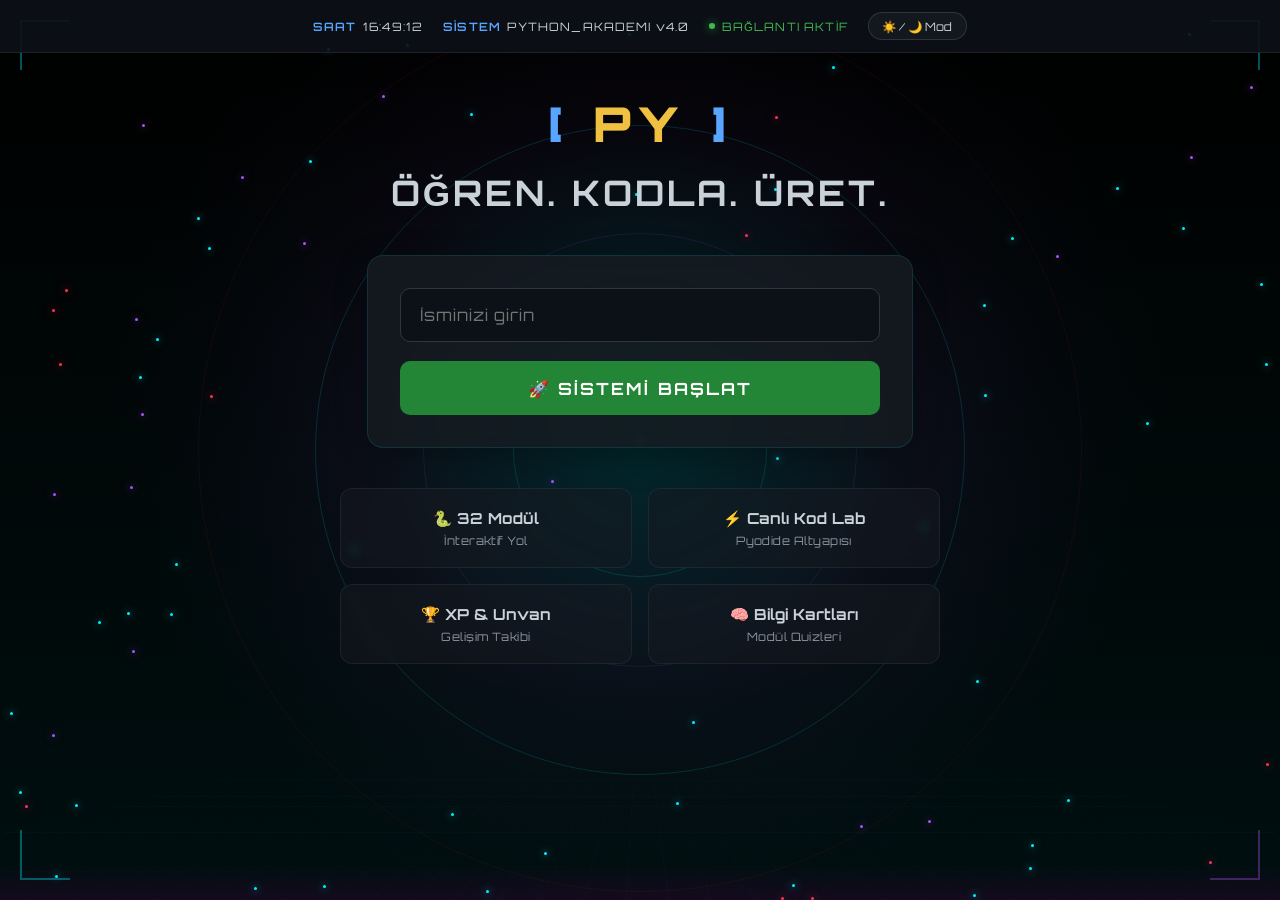
<file: index.html>
<!DOCTYPE html>
<html lang="tr">
<head>
  <meta charset="UTF-8">
  <meta name="viewport" content="width=device-width, initial-scale=1.0">
  <title>🐍 Python Yol Haritası — Giriş</title>
  <link rel="stylesheet" href="style.css">
  <link rel="preconnect" href="https://fonts.googleapis.com">
  <link rel="preconnect" href="https://fonts.gstatic.com" crossorigin>
  <link href="https://fonts.googleapis.com/css2?family=Chakra+Petch:wght@400;600;700&family=Orbitron:wght@500;700;900&family=Fira+Code:wght@400;500&display=swap" rel="stylesheet">
  <script>
    (function () {
      try {
        if (localStorage.getItem("python_yol_theme") === "light") {
          document.body.classList.add("light-mode");
        }
      } catch (e) { /* ignore */ }
    })();
  </script>
</head>
<body>
  <div class="landing-page">
    <div class="welcome-spectacle landing-spectacle" aria-hidden="true">
      <div class="welcome-flash landing-spectacle-flash"></div>
      <div class="welcome-vignette"></div>
      <div class="welcome-void-grid"></div>
      <div class="welcome-scan-sweep"></div>
      <div class="welcome-rings"><span></span><span></span><span></span><span></span></div>
      <div class="welcome-particles" id="landingParticles"></div>
      <div class="welcome-corner wc-tl"></div>
      <div class="welcome-corner wc-tr"></div>
      <div class="welcome-corner wc-bl"></div>
      <div class="welcome-corner wc-br"></div>
    </div>

  <header class="landing-status-bar">
    <span class="lsb-item"><span class="lsb-label">SAAT</span> <span id="landingClock">--:--:--</span></span>
    <span class="lsb-item"><span class="lsb-label">SİSTEM</span> PYTHON_AKADEMI v4.0</span>
    <span class="lsb-item lsb-online"><span class="status-dot"></span> BAĞLANTI AKTİF</span>
    <button type="button" class="theme-switch" id="themeToggle" aria-label="Tema değiştir">☀️ / 🌙 Mod</button>
  </header>

  <main class="landing-shell">
    <section class="hero-section">
      <div class="hero-emblem" aria-hidden="true">
        <span class="logo-bracket">[</span>
        <span class="logo-py">PY</span>
        <span class="logo-bracket">]</span>
      </div>
      <h1 class="hero-title">Öğren. Kodla. Üret.</h1>
    </section>

    <div class="login-card">
      <input type="text" id="username" placeholder="İsminizi girin" maxlength="24" autocomplete="name">
      <button type="button" id="start-btn" class="btn-primary">🚀 SİSTEMİ BAŞLAT</button>
      <p class="login-error hidden" id="loginError">Lütfen en az 2 karakter gir.</p>
    </div>

    <div class="features-grid">
      <article class="feature-item">
        <strong>🐍 32 Modül</strong>
        <span>İnteraktif Yol</span>
      </article>
      <article class="feature-item">
        <strong>⚡ Canlı Kod Lab</strong>
        <span>Pyodide Altyapısı</span>
      </article>
      <article class="feature-item">
        <strong>🏆 XP &amp; Unvan</strong>
        <span>Gelişim Takibi</span>
      </article>
      <article class="feature-item">
        <strong>🧠 Bilgi Kartları</strong>
        <span>Modül Quizleri</span>
      </article>
    </div>
  </main>
  </div>

  <script>
    const THEME_KEY = "python_yol_theme";
    const OPERATOR_KEY = "python_yol_operator";
    const APP_URL = "docs/index.html";

    function spawnLandingAmbientParticles() {
      const container = document.getElementById("landingParticles");
      if (!container || window.matchMedia("(prefers-reduced-motion: reduce)").matches) return;
      container.innerHTML = "";
      for (let i = 0; i < 80; i += 1) {
        const p = document.createElement("span");
        const variant = i % 7 === 0 ? " red" : i % 4 === 0 ? " purple" : "";
        p.className = `welcome-particle landing-ambient-particle${variant}`;
        p.style.left = `${Math.random() * 100}%`;
        p.style.top = `${Math.random() * 100}%`;
        p.style.animationDelay = `${Math.random() * 6}s`;
        p.style.animationDuration = `${4 + Math.random() * 6}s`;
        container.appendChild(p);
      }
    }

    function isLightTheme() {
      return document.body.classList.contains("light-mode");
    }

    function updateClock() {
      const el = document.getElementById("landingClock");
      if (!el) return;
      el.textContent = new Date().toLocaleTimeString("tr-TR", { hour12: false });
    }

    function applyTheme(light) {
      document.body.classList.toggle("light-mode", light);
      try {
        localStorage.setItem(THEME_KEY, light ? "light" : "dark");
      } catch (e) { /* ignore */ }
    }

    document.getElementById("themeToggle")?.addEventListener("click", () => {
      applyTheme(!document.body.classList.contains("light-mode"));
    });

    function enterApp() {
      const input = document.getElementById("username");
      const error = document.getElementById("loginError");
      const name = input?.value?.trim() || "";
      if (name.length < 2) {
        error?.classList.remove("hidden");
        input?.classList.add("error");
        input?.focus();
        return;
      }
      try {
        localStorage.setItem(OPERATOR_KEY, name);
      } catch (e) { /* ignore */ }
      window.location.href = `${APP_URL}#app`;
    }

    document.getElementById("start-btn")?.addEventListener("click", enterApp);
    document.getElementById("username")?.addEventListener("keydown", (e) => {
      if (e.key === "Enter") {
        e.preventDefault();
        enterApp();
      }
    });
    document.getElementById("username")?.addEventListener("input", () => {
      document.getElementById("loginError")?.classList.add("hidden");
      document.getElementById("username")?.classList.remove("error");
    });

    const saved = localStorage.getItem(OPERATOR_KEY);
    if (saved && saved !== "undefined" && saved !== "null") {
      const input = document.getElementById("username");
      if (input) input.value = saved;
    }

    updateClock();
    setInterval(updateClock, 1000);
    spawnLandingAmbientParticles();
    document.getElementById("username")?.focus();
  </script>
</body>
</html>
</file>
<file: style.css>
/* GENEL VE HİZALAMA */
body {
    margin: 0;
    padding: 0;
    font-family: 'Orbitron', sans-serif;
    background-color: #000;
    color: #c9d1d9;
    transition: background-color 0.3s ease, color 0.3s ease;
    min-height: 100vh;
    position: relative;
    overflow-x: hidden;
}

.landing-page {
    position: relative;
    min-height: 100vh;
    background: #000;
}

.landing-spectacle {
    position: fixed;
    inset: 0;
    pointer-events: none;
    overflow: hidden;
    z-index: 0;
}

.landing-spectacle-flash {
    position: absolute;
    inset: 0;
    background: radial-gradient(circle at 50% 45%, rgba(0, 240, 255, 0.55) 0%, rgba(168, 85, 247, 0.25) 35%, transparent 65%);
    opacity: 0.28;
    animation: landingSpectacleGlow 7s ease-in-out infinite alternate;
}

@keyframes landingSpectacleGlow {
    from { opacity: 0.16; transform: scale(1); }
    to { opacity: 0.34; transform: scale(1.06); }
}

.welcome-vignette {
    position: absolute;
    inset: 0;
    background: radial-gradient(ellipse at center, transparent 25%, rgba(0, 0, 0, 0.75) 70%, #000 100%);
}

.welcome-void-grid {
    position: absolute;
    inset: -50%;
    background-image:
        linear-gradient(rgba(0, 240, 255, 0.04) 1px, transparent 1px),
        linear-gradient(90deg, rgba(168, 85, 247, 0.04) 1px, transparent 1px);
    background-size: 60px 60px;
    transform: perspective(500px) rotateX(58deg);
    transform-origin: center 80%;
    animation: welcomeGridDrift 12s linear infinite;
    opacity: 0.7;
}

@keyframes welcomeGridDrift {
    from { transform: perspective(500px) rotateX(58deg) translateY(0); }
    to { transform: perspective(500px) rotateX(58deg) translateY(60px); }
}

.welcome-scan-sweep {
    position: absolute;
    inset: 0;
    background: linear-gradient(180deg, transparent 0%, rgba(0, 240, 255, 0.06) 48%, rgba(168, 85, 247, 0.12) 50%, rgba(0, 240, 255, 0.06) 52%, transparent 100%);
    background-size: 100% 200%;
    animation: welcomeScanSweep 2.8s linear infinite;
    mix-blend-mode: screen;
}

@keyframes welcomeScanSweep {
    from { background-position: 0 -100%; }
    to { background-position: 0 100%; }
}

.welcome-rings {
    position: absolute;
    inset: 0;
    display: flex;
    align-items: center;
    justify-content: center;
}

.welcome-rings span {
    position: absolute;
    border-radius: 50%;
    border: 1px solid rgba(0, 240, 255, 0.15);
    animation: welcomeRingPulse 3s ease-out infinite;
}

.welcome-rings span:nth-child(1) { width: 28vmin; height: 28vmin; }
.welcome-rings span:nth-child(2) { width: 48vmin; height: 48vmin; animation-delay: 0.6s; border-color: rgba(168, 85, 247, 0.12); }
.welcome-rings span:nth-child(3) { width: 72vmin; height: 72vmin; animation-delay: 1.2s; }
.welcome-rings span:nth-child(4) { width: 98vmin; height: 98vmin; animation-delay: 1.8s; border-color: rgba(255, 60, 60, 0.08); }

@keyframes welcomeRingPulse {
    0% { transform: scale(0.85); opacity: 0.8; }
    100% { transform: scale(1.15); opacity: 0; }
}

.welcome-particles {
    position: absolute;
    inset: 0;
}

.welcome-particle {
    position: absolute;
    width: 3px;
    height: 3px;
    border-radius: 50%;
    background: #00f0ff;
    box-shadow: 0 0 8px #00f0ff;
}

.welcome-particle.purple { background: #a855f7; box-shadow: 0 0 10px #a855f7; }
.welcome-particle.red { background: #ff3355; box-shadow: 0 0 10px #ff3355; }

.landing-ambient-particle {
    animation: landingAmbientTwinkle 5.5s ease-in-out infinite !important;
}

@keyframes landingAmbientTwinkle {
    0%, 100% { opacity: 0; transform: scale(0.55); }
    45% { opacity: 0.9; transform: scale(1); }
    55% { opacity: 0.75; transform: scale(0.95); }
}

.welcome-corner {
    position: absolute;
    width: 48px;
    height: 48px;
    border-color: rgba(0, 240, 255, 0.35);
    border-style: solid;
}

.wc-tl { top: 1.25rem; left: 1.25rem; border-width: 2px 0 0 2px; }
.wc-tr { top: 1.25rem; right: 1.25rem; border-width: 2px 2px 0 0; }
.wc-bl { bottom: 1.25rem; left: 1.25rem; border-width: 0 0 2px 2px; }
.wc-br { bottom: 1.25rem; right: 1.25rem; border-width: 0 2px 2px 0; border-color: rgba(168, 85, 247, 0.35); }

.landing-status-bar,
.landing-shell {
    position: relative;
    z-index: 2;
}

.landing-status-bar {
    display: flex;
    flex-wrap: wrap;
    align-items: center;
    justify-content: center;
    gap: 0.75rem 1.25rem;
    padding: 0.75rem 1rem;
    background: rgba(13, 17, 23, 0.92);
    border-bottom: 1px solid rgba(255, 255, 255, 0.08);
    font-size: 0.72rem;
    letter-spacing: 0.1em;
    font-family: inherit;
}

.lsb-item {
    display: inline-flex;
    align-items: center;
    gap: 0.4rem;
}

.lsb-label {
    color: #58a6ff;
    font-weight: 600;
}

.lsb-online {
    color: #3fb950;
}

.status-dot {
    width: 6px;
    height: 6px;
    border-radius: 50%;
    background: #3fb950;
    box-shadow: 0 0 8px rgba(63, 185, 80, 0.8);
}

.theme-switch {
    border: 1px solid rgba(255, 255, 255, 0.12);
    background: rgba(22, 27, 34, 0.8);
    color: #c9d1d9;
    border-radius: 999px;
    padding: 0.35rem 0.85rem;
    cursor: pointer;
    font-size: 0.72rem;
    font-family: inherit;
}

.landing-shell {
    max-width: 720px;
    margin: 0 auto;
    padding: 0 1rem 3rem;
}

.hero-emblem {
    font-size: clamp(2rem, 6vw, 3rem);
    font-weight: 900;
    letter-spacing: 0.18em;
}

.logo-bracket { color: #58a6ff; }
.logo-py { color: #f0c040; }

/* HERO SLOGAN HİZALAMASI */
.hero-section {
    display: flex;
    flex-direction: column;
    align-items: center;
    justify-content: center;
    width: 100%;
    margin: 2.5rem auto 1.5rem auto;
    text-align: center;
}

.hero-title {
    font-size: 2.2rem;
    font-weight: 700;
    letter-spacing: 3px;
    margin: 1rem 0;
    text-align: center;
    width: 100%;
    text-transform: uppercase;
}

/* MERKEZ GİRİŞ KARTI */
.login-card {
    max-width: 480px;
    width: 90%;
    margin: 0 auto 2.5rem auto;
    padding: 2rem;
    background: rgba(22, 27, 34, 0.82);
    border: 1px solid rgba(0, 240, 255, 0.12);
    border-radius: 16px;
    box-shadow: 0 8px 32px rgba(0, 0, 0, 0.3);
    backdrop-filter: blur(8px);
    display: flex;
    flex-direction: column;
    gap: 1.2rem;
}

.login-card input {
    height: 52px;
    padding: 0 1.2rem;
    font-size: 1rem;
    border-radius: 10px;
    border: 1px solid #30363d;
    background: rgba(13, 17, 23, 0.92);
    color: #fff;
    outline: none;
    font-family: inherit;
    letter-spacing: 0.06em;
}

.login-card input.error {
    border-color: #ff7b72;
}

.login-error {
    margin: 0;
    font-size: 0.85rem;
    color: #ff7b72;
    font-family: inherit;
}

.login-error.hidden {
    display: none;
}

.login-card button {
    height: 54px;
    font-size: 1.05rem;
    font-weight: 700;
    border-radius: 10px;
    border: none;
    background: #238636;
    color: #fff;
    cursor: pointer;
    transition: background 0.2s ease, transform 0.1s ease;
    font-family: inherit;
    letter-spacing: 0.12em;
    text-transform: uppercase;
}

.login-card button:hover {
    background: #2ea043;
    transform: translateY(-1px);
}

.login-card button:disabled {
    opacity: 0.75;
    cursor: wait;
    transform: none;
}

/* 4'LÜ FEATURE GRID */
.features-grid {
    display: grid;
    grid-template-columns: repeat(2, 1fr);
    gap: 1rem;
    max-width: 600px;
    width: 90%;
    margin: 0 auto 3rem auto;
}

.feature-item {
    padding: 1.2rem;
    background: rgba(22, 27, 34, 0.55);
    border: 1px solid rgba(255, 255, 255, 0.06);
    border-radius: 12px;
    text-align: center;
    display: flex;
    flex-direction: column;
    gap: 0.35rem;
    backdrop-filter: blur(4px);
}

.feature-item strong {
    font-size: 0.95rem;
    font-weight: 700;
    font-family: inherit;
}

.feature-item span {
    font-size: 0.72rem;
    color: #8b949e;
    font-family: inherit;
    letter-spacing: 0.04em;
}

/* AÇIK MOD (LIGHT MODE) SOFT GÖZ DOSTU PALET */
body.light-mode {
    background-color: rgba(220, 228, 240, 0.72);
    color: #212529;
}

body.light-mode .landing-page {
    background: rgba(220, 228, 240, 0.72);
}

body.light-mode .landing-spectacle-flash {
    opacity: 0.18;
}

body.light-mode .landing-status-bar {
    background: rgba(255, 255, 255, 0.95);
    border-bottom-color: #e9ecef;
}

body.light-mode .theme-switch {
    background: #f1f3f5;
    border-color: #dee2e6;
    color: #212529;
}

body.light-mode .login-card {
    background: rgba(255, 255, 255, 0.92);
    border: 1px solid #e9ecef;
    box-shadow: 0 8px 24px rgba(0, 0, 0, 0.06);
}

body.light-mode .login-card input {
    background: #f1f3f5;
    border: 1px solid #dee2e6;
    color: #212529;
}

body.light-mode .login-card button {
    background: #2b8a3e;
    color: #ffffff;
}

body.light-mode .login-card button:hover {
    background: #2b8a3e;
}

body.light-mode .feature-item {
    background: rgba(255, 255, 255, 0.92);
    border: 1px solid #e9ecef;
    box-shadow: 0 4px 12px rgba(0, 0, 0, 0.03);
}

body.light-mode .feature-item span {
    color: #495057;
}

@media (max-width: 480px) {
    .hero-title {
        font-size: 1.75rem;
        letter-spacing: 1px;
    }

    .features-grid {
        grid-template-columns: 1fr;
    }
}

@media (prefers-reduced-motion: reduce) {
    .matrix-stream-canvas {
        display: none;
    }
}
</file>
